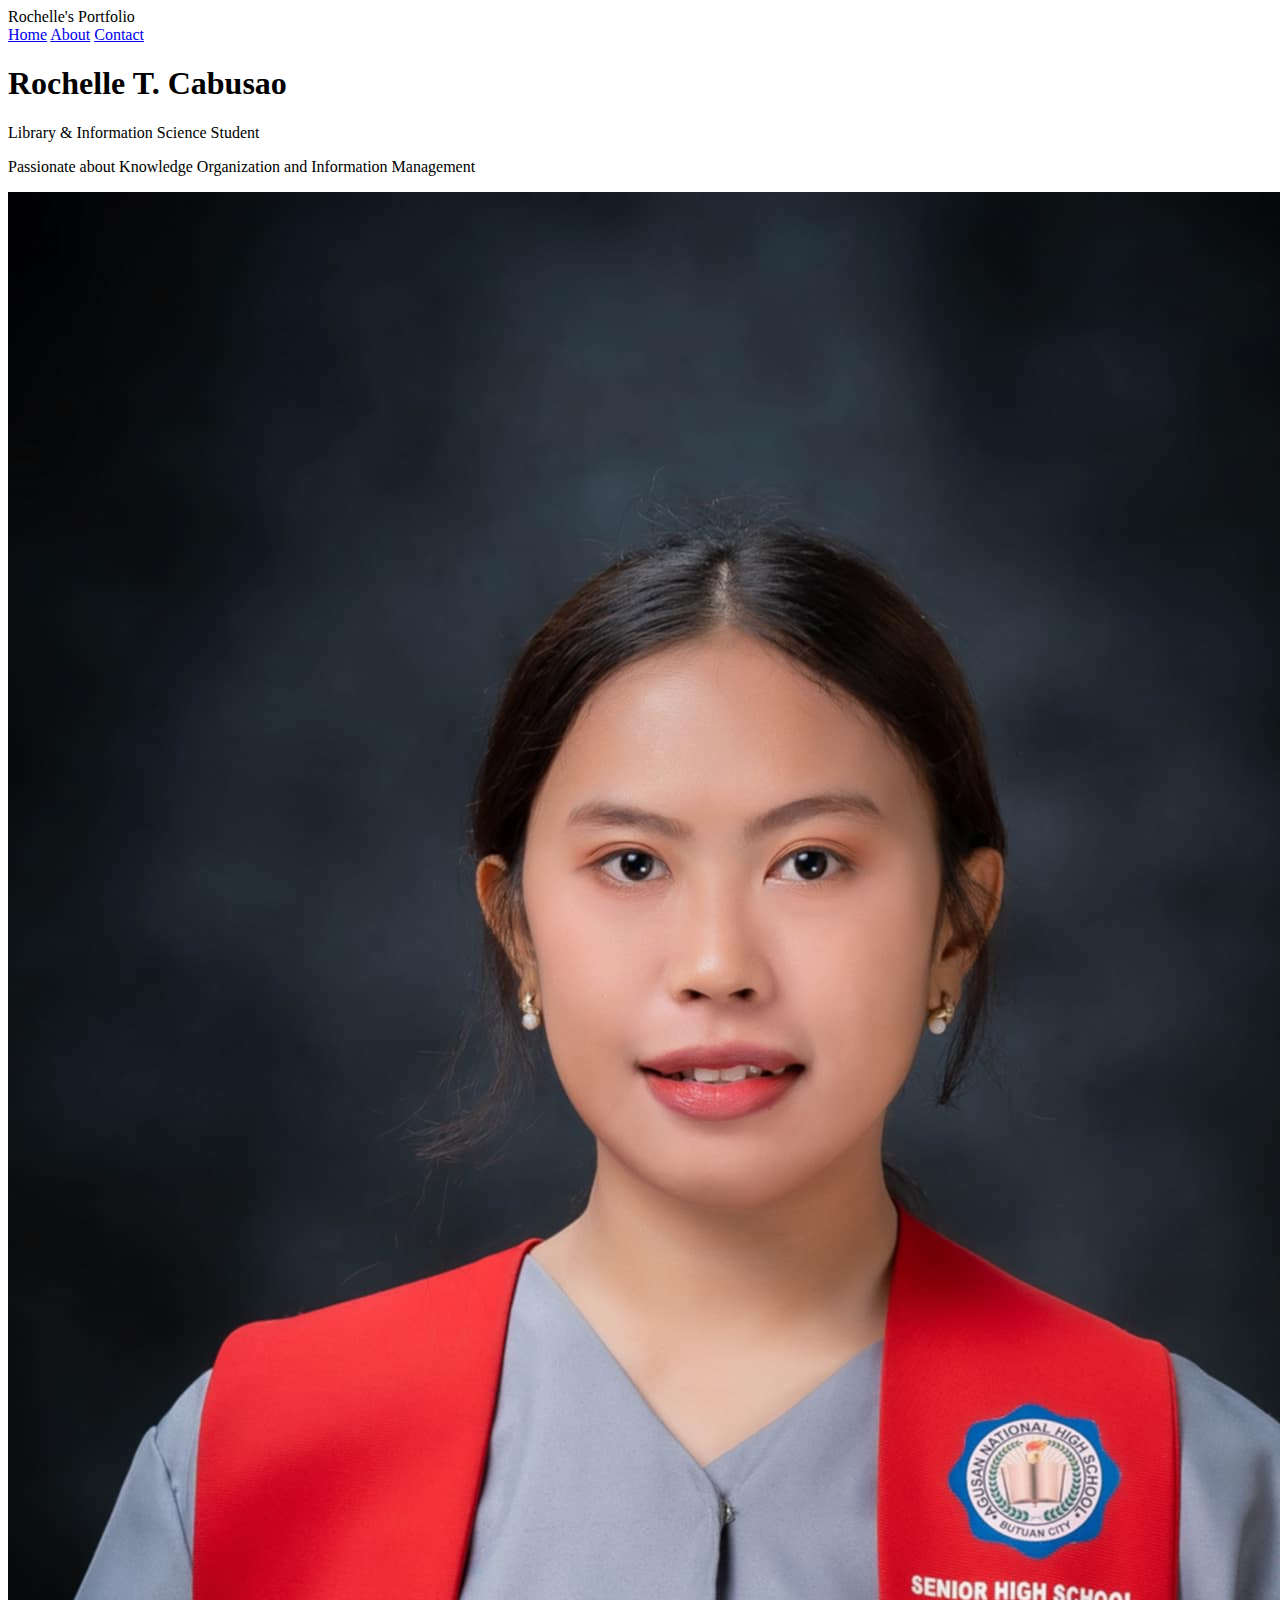
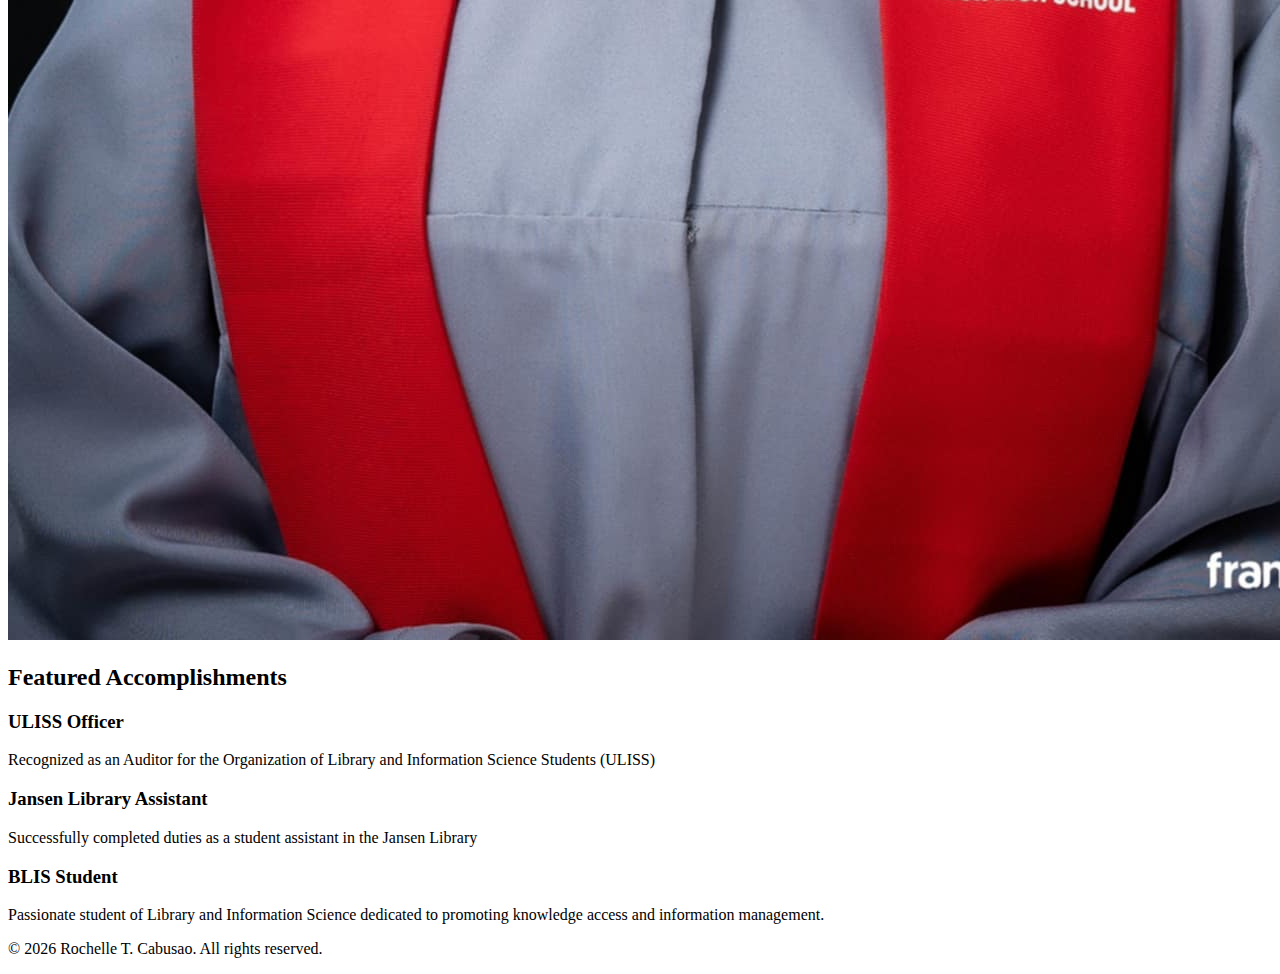
<file: pages/index.html>
<!DOCTYPE html>
<html lang="en">

<head>
    <!-- Meta tags for responsive design and character encoding -->
    <meta charset="UTF-8">
    <meta name="viewport" content="width=device-width, initial-scale=1.0">
    <meta name="description" content="Rochelle T. Cabusao portfolio - BLIS Student & Jansen Library Assistant">

    <!-- Modern and responsive CSS files -->
    <link rel="stylesheet" href="../css/index.css">
    <title>Home | Rochelle's Portfolio</title>
</head>

<body>
    <!-- Navigation Header -->
    <header class="navbar">
        <div class="container-nav">
            <div class="logo">Rochelle's Portfolio</div>
            <nav>
                <a href="index.html" class="active">Home</a>
                <a href="about.html">About</a>
                <a href="contact.html">Contact</a>
            </nav>
        </div>
    </header>

    <!-- Main Content -->
    <main>
        <!-- Hero Section -->
        <section class="hero">
            <div class="hero-container">
                <div class="hero-content">
                    <h1>Rochelle T. Cabusao</h1>
                    <p class="subtitle">Library & Information Science Student</p>
                    <p class="description">Passionate about Knowledge Organization and Information Management</p>
                </div>
                <div class="hero-image">
                    <img src="../chelle.jpg" alt="Rochelle T. Cabusao">
                </div>
            </div>
        </section>

        <!-- Featured Accomplishments Section -->
        <section class="featured">
            <div class="featured-content">
                <h2>Featured Accomplishments</h2>
                <div class="grid">
                    <div class="card">
                        <h3>ULISS Officer</h3>
                        <p>Recognized as an Auditor for the Organization of Library and Information Science Students
                            (ULISS)</p>
                    </div>
                    <div class="card">
                        <h3>Jansen Library Assistant</h3>
                        <p>Successfully completed duties as a student assistant in the Jansen Library</p>
                    </div>
                    <div class="card">
                        <h3>BLIS Student</h3>
                        <p>Passionate student of Library and Information Science dedicated to promoting knowledge access
                            and information management.</p>
                    </div>
                </div>
            </div>
        </section>
    </main>

    <!-- Footer -->
    <footer>
        <p>© 2026 Rochelle T. Cabusao. All rights reserved.</p>
    </footer>

</body>

</html>
</file>
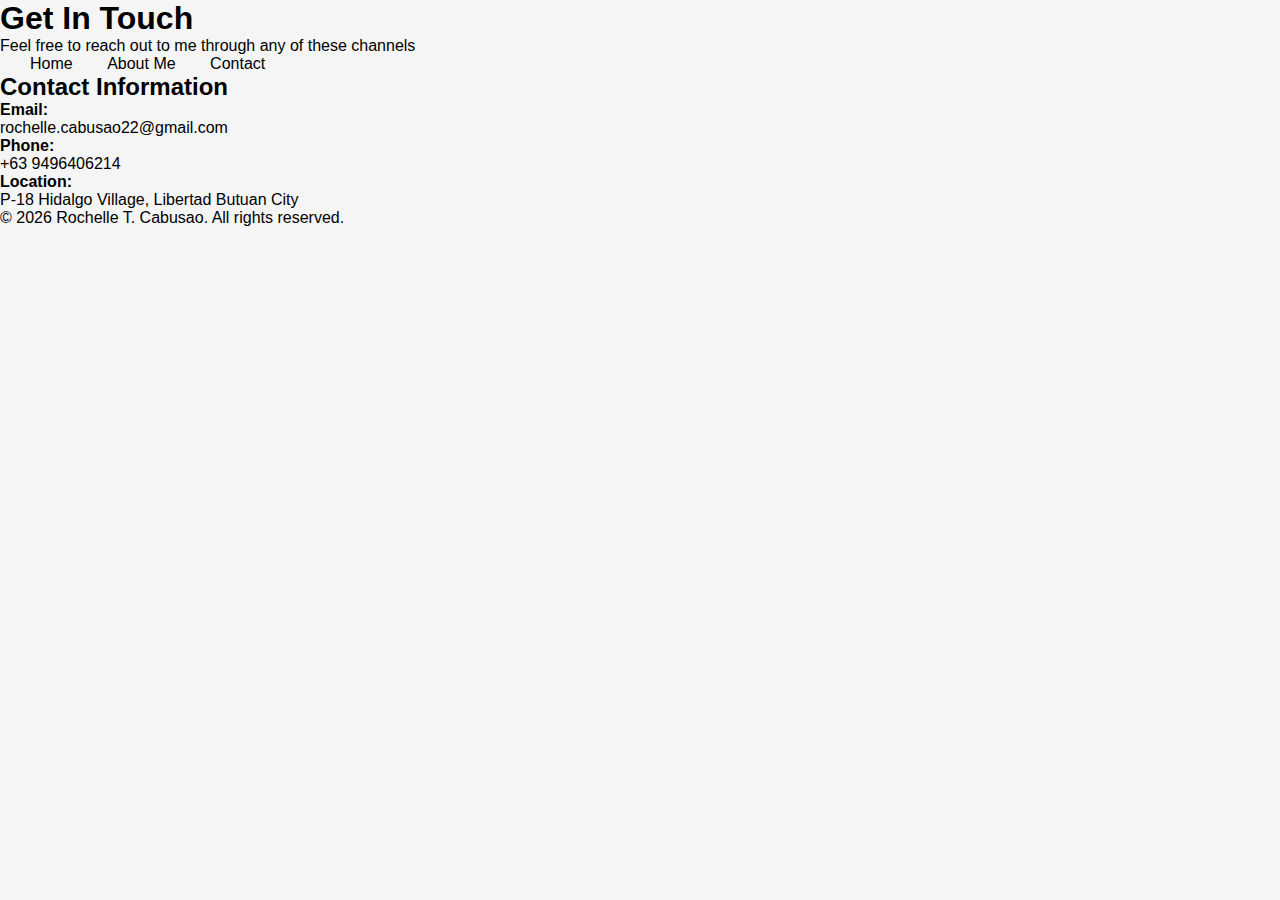
<file: contact.html>
<!DOCTYPE html>
<html lang="en">

<head>
    <meta charset="UTF-8">
    <meta name="viewport" content="width=device-width, initial-scale=1.0">
    <title>Contact | Rochelle T. Cabusao</title>
    <link rel="stylesheet" href="style.css">
</head>

<body>
    <header>
        <h1>Get In Touch</h1>
        <p>Feel free to reach out to me through any of these channels</p>
    </header>

    <nav>
        <a href="index.html">Home</a>
        <a href="about.html">About Me</a>
        <a href="contact.html">Contact</a>
    </nav>
    <section class="content">
        <h2>Contact Information</h2>
        <div class="contact-info">
            <div class="contact-item">
                <strong>Email:</strong>
                <p>rochelle.cabusao22@gmail.com</p>
            </div>
            <div class="contact-item">
                <strong>Phone:</strong>
                <p>+63 9496406214</p>
            </div>
            <div class="contact-item">
                <strong>Location:</strong>
                <p>P-18 Hidalgo Village, Libertad Butuan City</p>
            </div>
        </div>
    </section>

    <footer>
        <p>© 2026 Rochelle T. Cabusao. All rights reserved.</p>
    </footer>
</body>

</html>
</file>
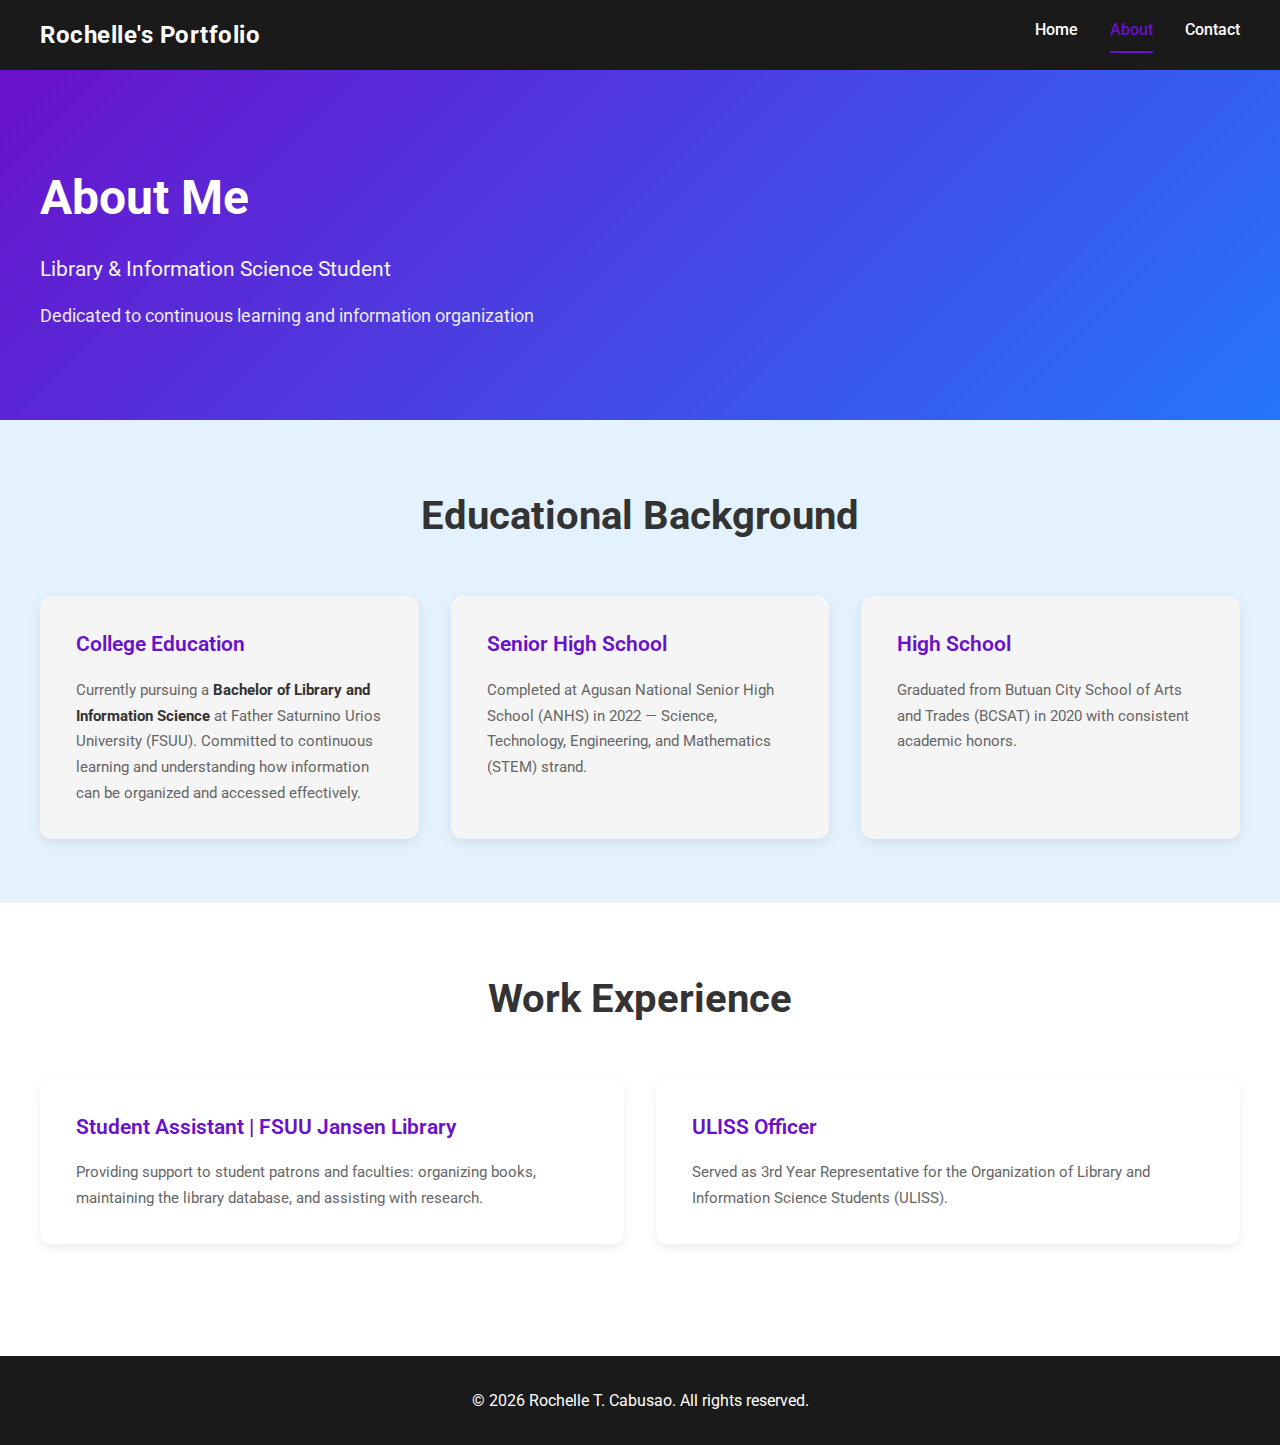
<file: pages/about.html>
<!DOCTYPE html>
<html lang="en">

<head>
    <!-- Meta tags for responsive design and character encoding -->
    <meta charset="UTF-8">
    <meta name="viewport" content="width=device-width, initial-scale=1.0">
    <meta name="description" content="About Rochelle T. Cabusao - BLIS Student">

    <!-- Modern and responsive CSS files -->
    <link rel="stylesheet" href="../css/about.css">
    <title>About | Rochelle's Portfolio</title>
</head>

<body>
    <!-- Navigation Header -->
    <header class="navbar">
        <div class="container-nav">
            <div class="logo">Rochelle's Portfolio</div>
            <nav>
                <a href="index.html">Home</a>
                <a href="about.html" class="active">About</a>
                <a href="contact.html">Contact</a>
            </nav>
        </div>
    </header>

    <!-- Main Content -->
    <main>
        <!-- Hero Section -->
        <section class="hero">
            <div class="hero-container">
                <div class="hero-content">
                    <h1>About Me</h1>
                    <p class="subtitle">Library & Information Science Student</p>
                    <p class="description">Dedicated to continuous learning and information organization</p>
                </div>
            </div>
        </section>

        <!-- Educational Background Section -->
        <section class="featured">
            <div class="featured-content">
                <h2>Educational Background</h2>
                <div class="grid">
                    <div class="card">
                        <h3>College Education</h3>
                        <p>Currently pursuing a <strong>Bachelor of Library and Information Science</strong> at Father
                            Saturnino Urios University (FSUU). Committed to continuous learning and understanding how
                            information can be organized and accessed effectively.</p>
                    </div>
                    <div class="card">
                        <h3>Senior High School</h3>
                        <p>Completed at Agusan National Senior High School (ANHS) in 2022 — Science, Technology,
                            Engineering, and Mathematics (STEM) strand.</p>
                    </div>
                    <div class="card">
                        <h3>High School</h3>
                        <p>Graduated from Butuan City School of Arts and Trades (BCSAT) in 2020 with consistent academic
                            honors.</p>
                    </div>
                </div>
            </div>
        </section>

        <!-- Work Experience Section -->
        <section class="stats">
            <div class="featured-content">
                <h2>Work Experience</h2>
                <div class="grid">
                    <div class="card">
                        <h3>Student Assistant | FSUU Jansen Library</h3>
                        <p>Providing support to student patrons and faculties: organizing books, maintaining the library
                            database, and assisting with research.</p>
                    </div>
                    <div class="card">
                        <h3>ULISS Officer</h3>
                        <p>Served as 3rd Year Representative for the Organization of Library and Information Science
                            Students (ULISS).</p>
                    </div>
                </div>
            </div>
        </section>
    </main>

    <!-- Footer -->
    <footer>
        <p>© 2026 Rochelle T. Cabusao. All rights reserved.</p>
    </footer>

</body>

</html>
</file>
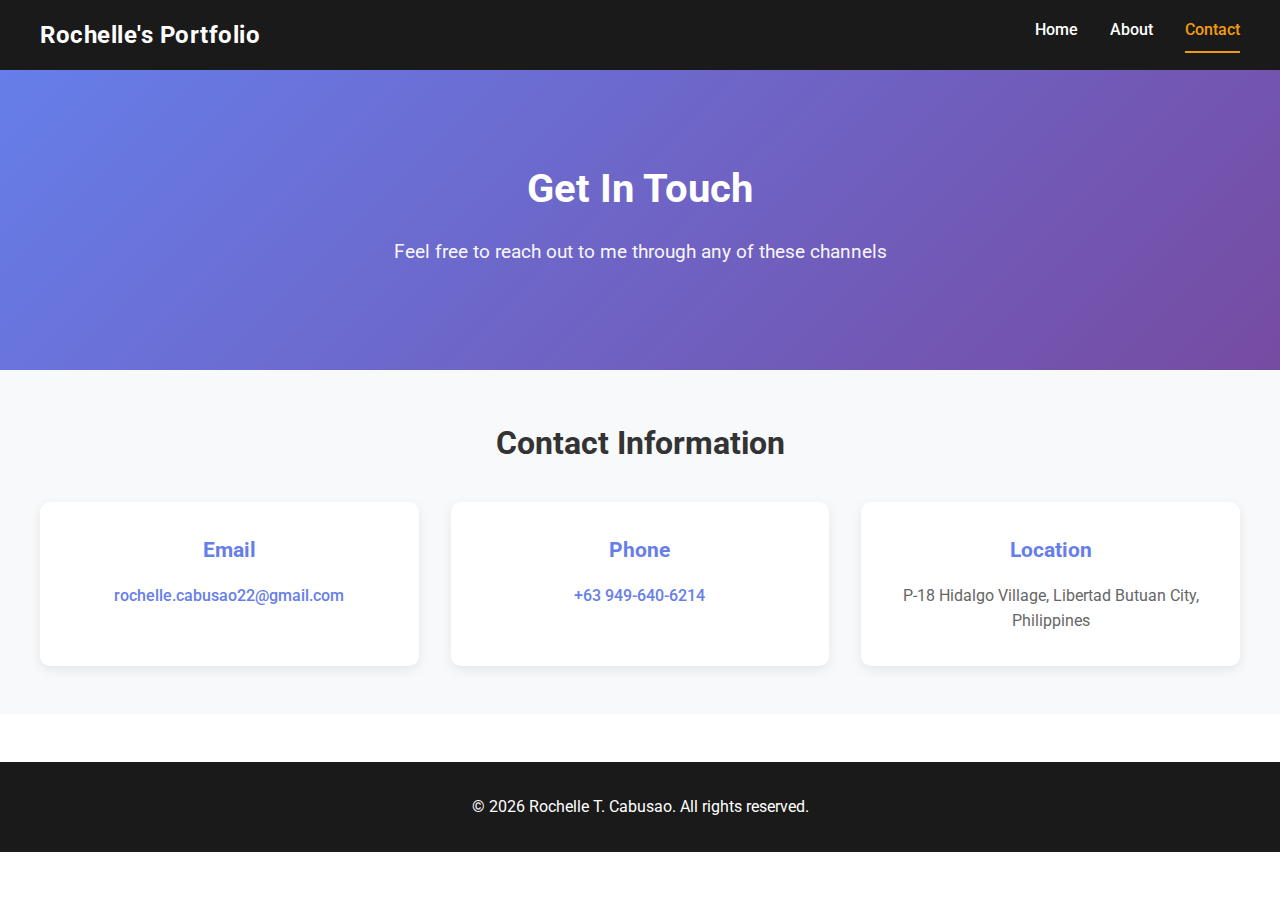
<file: pages/contact.html>
<!DOCTYPE html>
<html lang="en">

<head>
    <!-- Meta tags for responsive design and character encoding -->
    <meta charset="UTF-8">
    <meta name="viewport" content="width=device-width, initial-scale=1.0">
    <meta name="description" content="Contact Rochelle T. Cabusao">

    <!-- Modern and responsive CSS files -->
    <link rel="stylesheet" href="../css/contact.css">
    <title>Contact | Rochelle's Portfolio</title>
</head>

<body>
    <!-- Navigation Header -->
    <header class="navbar">
        <div class="container-nav">
            <div class="logo">Rochelle's Portfolio</div>
            <nav>
                <a href="index.html">Home</a>
                <a href="about.html">About</a>
                <a href="contact.html" class="active">Contact</a>
            </nav>
        </div>
    </header>

    <!-- Main Content -->
    <main>
        <!-- Hero Section -->
        <section class="hero">
            <div class="hero-container">
                <div class="hero-content">
                    <h1>Get In Touch</h1>
                    <p class="subtitle">Feel free to reach out to me through any of these channels</p>
                </div>
            </div>
        </section>

        <!-- Contact Information Section -->
        <section class="contact-section">
            <div class="featured-content">
                <h2>Contact Information</h2>
                <div class="contact-info">
                    <div class="contact-item">
                        <h3>Email</h3>
                        <p><a href="mailto:rochelle.cabusao22@gmail.com">rochelle.cabusao22@gmail.com</a></p>
                    </div>
                    <div class="contact-item">
                        <h3>Phone</h3>
                        <p><a href="tel:+639496406214">+63 949-640-6214</a></p>
                    </div>
                    <div class="contact-item">
                        <h3>Location</h3>
                        <p>P-18 Hidalgo Village, Libertad Butuan City, Philippines</p>
                    </div>
                </div>
            </div>
        </section>
    </main>

    <!-- Footer -->
    <footer>
        <p>© 2026 Rochelle T. Cabusao. All rights reserved.</p>
    </footer>

</body>

</html>
</file>
<file: css/index.css>
/* Styles specific to index.html */
.index-hero {
    background: linear-gradient(to right, #ff7e5f, #feb47b);
    color: white;
}

.index-hero h1 {
    font-size: 56px;
    color: #fff;
}

.index-featured {
    background: #fff3e0;
}
</file>
<file: style.css>
* {
    margin: 0;
    padding: 0;
    box-sizing: border-box;
}

body {
    font-family: Arial, sans-serif;
    background: #f5f5f5;
    color: #000;
}

.container {
    max-width: 1200px;
    margin: 0 auto;
    padding: 20px;
}

.navbar {
    padding: 20px 0;
    background: white;
}

.container-nav {
    display: flex;
    justify-content: space-between;
    align-items: center;
}

.logo {
    font-size: 24px;
    font-weight: bold;
}

nav a {
    margin-left: 30px;
    text-decoration: none;
    color: #000;
}

nav a.active {
    color: #000000;
    font-weight: bold;
    border-bottom: 2px solid #000000;
    padding-bottom: 5px;
}

.hero {
    background: #f5f5f5;
    padding: 60px 0;
}

.hero h1 {
    font-size: 48px;
    font-weight: bold;
    margin-bottom: 20px;
}

.hero p {
    font-size: 16px;
    color: #666;
    margin-bottom: 20px;
}

.featured {
    background: white;
    padding: 60px 0;
}

.featured h2 {
    font-size: 32px;
    margin-bottom: 30px;
}

.card {
    background: #f5f5f5;
    padding: 30px;
    margin-bottom: 20px;
}

.card h3 {
    font-size: 20px;
    margin-bottom: 10px;
}

.card p {
    color: #666;
}

.btn {
    padding: 12px 24px;
    text-decoration: none;
    color: white;
    background: #000;
    display: inline-block;
    margin-top: 10px;
}

.btn:hover {
    background: #ffd700;
    color: #000;
}

.cta-section {
    background: #000;
    color: white;
    padding: 60px 0;
    text-align: center;
}

.cta-section h2 {
    font-size: 32px;
    margin-bottom: 15px;
}

.hero-container {
    display: flex;
    align-items: center;
    gap: 40px;
}

.hero-content {
    flex: 1;
}

.hero-image {
    flex: 1;
    display: flex;
    justify-content: center;
    align-items: center;
}

.hero-image img {
    width: 260px;
    height: 260px;
    object-fit: cover;
    border-radius: 50%;
    border: 4px solid white;
    box-shadow: 0 6px 18px rgba(0, 0, 0, 0.12);
    display: block;
}

@media (max-width: 768px) {
    .hero-container {
        flex-direction: column;
        text-align: center;
    }

    .hero-image img {
        width: 160px;
        height: 160px;
        margin-top: 20px;
    }
}

.stats {
    background: white;
    padding: 60px 0;
}

.stats h2 {
    font-size: 32px;
    margin-bottom: 30px;
}
</file>
<file: css/about.css>
/* Modern and responsive styles for about.html */

/* Importing modern fonts */
@import url('https://fonts.googleapis.com/css2?family=Roboto:wght@400;500;700&display=swap');

/* General styles */
* {
    margin: 0;
    padding: 0;
    box-sizing: border-box;
}

body {
    font-family: 'Roboto', sans-serif;
    line-height: 1.6;
    color: #333;
}

/* Navigation Styles */
.navbar {
    background-color: #1a1a1a;
    color: white;
    padding: 1rem 2rem;
    box-shadow: 0 2px 8px rgba(0, 0, 0, 0.1);
}

.container-nav {
    display: flex;
    justify-content: space-between;
    align-items: center;
    max-width: 1200px;
    margin: 0 auto;
}

.navbar .logo {
    font-size: 1.5rem;
    font-weight: 700;
    letter-spacing: 0.5px;
}

.navbar nav {
    display: flex;
    gap: 2rem;
}

.navbar nav a {
    color: white;
    text-decoration: none;
    font-weight: 500;
    transition: all 0.3s ease;
    position: relative;
}

.navbar nav a:hover {
    color: #6a11cb;
}

.navbar nav a.active {
    color: #6a11cb;
    border-bottom: 2px solid #6a11cb;
    padding-bottom: 0.5rem;
}

/* Hero Section */
.hero {
    display: flex;
    align-items: center;
    justify-content: center;
    padding: 4rem 2rem;
    background: linear-gradient(135deg, #6a11cb 0%, #2575fc 100%);
    color: white;
    min-height: 350px;
}

.hero-container {
    display: flex;
    justify-content: space-between;
    align-items: center;
    max-width: 1200px;
    width: 100%;
    gap: 3rem;
}

.hero-content {
    flex: 1;
    animation: fadeInLeft 0.6s ease;
}

.hero h1 {
    font-size: 3rem;
    margin-bottom: 1rem;
    font-weight: 700;
}

.hero .subtitle {
    font-size: 1.3rem;
    margin-bottom: 1rem;
    opacity: 0.95;
}

.hero .description {
    font-size: 1.1rem;
    opacity: 0.9;
}

/* Featured Section */
.featured {
    padding: 4rem 2rem;
    background: #e3f2fd;
}

.featured-content {
    max-width: 1200px;
    margin: 0 auto;
}

.featured-content h2 {
    text-align: center;
    font-size: 2.5rem;
    margin-bottom: 3rem;
    color: #333;
    font-weight: 700;
}

/* Stats Section */
.stats {
    padding: 4rem 2rem;
    background: white;
}

.stats h2 {
    text-align: center;
    font-size: 2.5rem;
    margin-bottom: 3rem;
    color: #333;
    font-weight: 700;
}

/* Grid Layout */
.grid {
    display: grid;
    grid-template-columns: repeat(auto-fit, minmax(280px, 1fr));
    gap: 2rem;
}

.card {
    background: white;
    padding: 2rem;
    border-radius: 12px;
    box-shadow: 0 4px 12px rgba(0, 0, 0, 0.08);
    text-align: left;
    transition: all 0.3s ease;
    cursor: pointer;
    border-left: 4px solid transparent;
}

.featured .card {
    background: #f5f5f5;
}

.card:hover {
    transform: translateY(-10px);
    box-shadow: 0 8px 25px rgba(0, 0, 0, 0.15);
    border-left-color: #6a11cb;
}

.card h3 {
    font-size: 1.3rem;
    margin-bottom: 1rem;
    color: #6a11cb;
    font-weight: 600;
}

.card p {
    font-size: 0.95rem;
    color: #666;
    line-height: 1.7;
}

.card strong {
    color: #333;
}

/* Footer */
footer {
    background-color: #1a1a1a;
    color: white;
    text-align: center;
    padding: 2rem;
    margin-top: 3rem;
}

/* Animations */
@keyframes fadeInLeft {
    from {
        opacity: 0;
        transform: translateX(-20px);
    }

    to {
        opacity: 1;
        transform: translateX(0);
    }
}

/* Responsive Design */
@media (max-width: 768px) {
    .container-nav {
        flex-direction: column;
        gap: 1rem;
    }

    .navbar nav {
        flex-direction: column;
        gap: 1rem;
        text-align: center;
    }

    .hero {
        padding: 2rem 1rem;
        min-height: auto;
    }

    .hero-container {
        flex-direction: column;
        gap: 2rem;
    }

    .hero h1 {
        font-size: 2rem;
    }

    .hero .subtitle {
        font-size: 1rem;
    }

    .featured {
        padding: 2rem 1rem;
    }

    .stats {
        padding: 2rem 1rem;
    }

    .featured-content h2,
    .stats h2 {
        font-size: 1.8rem;
    }

    .grid {
        grid-template-columns: 1fr;
        gap: 1.5rem;
    }
}

@media (max-width: 480px) {
    .navbar {
        padding: 0.5rem 1rem;
    }

    .navbar .logo {
        font-size: 1.2rem;
    }

    .navbar nav {
        gap: 0.5rem;
    }

    .navbar nav a {
        margin: 0 0.5rem;
    }

    .hero h1 {
        font-size: 1.5rem;
    }

    .hero .subtitle {
        font-size: 0.9rem;
    }

    .featured-content h2,
    .stats h2 {
        font-size: 1.5rem;
    }

    .card {
        padding: 1.5rem;
        text-align: center;
        border-left: none;
        border-top: 4px solid transparent;
    }

    .card:hover {
        border-left: none;
        border-top-color: #6a11cb;
    }

    .card h3 {
        font-size: 1.1rem;
    }

    .card p {
        font-size: 0.85rem;
    }
}
</file>
<file: css/contact.css>
/* Modern and responsive styles for contact.html */

/* Importing modern fonts */
@import url('https://fonts.googleapis.com/css2?family=Roboto:wght@400;500;700&display=swap');

/* General styles */
* {
    margin: 0;
    padding: 0;
    box-sizing: border-box;
}

body {
    font-family: 'Roboto', sans-serif;
    line-height: 1.6;
    color: #333;
}

/* Navigation Styles */
.navbar {
    background-color: #1a1a1a;
    color: white;
    padding: 1rem 2rem;
    box-shadow: 0 2px 8px rgba(0, 0, 0, 0.1);
}

.container-nav {
    display: flex;
    justify-content: space-between;
    align-items: center;
    max-width: 1200px;
    margin: 0 auto;
}

.navbar .logo {
    font-size: 1.5rem;
    font-weight: 700;
    letter-spacing: 0.5px;
}

.navbar nav {
    display: flex;
    gap: 2rem;
}

.navbar nav a {
    color: white;
    text-decoration: none;
    font-weight: 500;
    transition: all 0.3s ease;
    position: relative;
}

.navbar nav a:hover {
    color: #f39c12;
}

.navbar nav a.active {
    color: #f39c12;
    border-bottom: 2px solid #f39c12;
    padding-bottom: 0.5rem;
}

/* Hero Section */
.hero {
    display: flex;
    align-items: center;
    justify-content: center;
    padding: 4rem 2rem;
    background: linear-gradient(135deg, #667eea 0%, #764ba2 100%);
    color: white;
    text-align: center;
    min-height: 300px;
}

.hero-container {
    display: flex;
    justify-content: space-between;
    align-items: center;
    max-width: 1200px;
    width: 100%;
    gap: 2rem;
}

.hero-content {
    flex: 1;
}

.hero h1 {
    font-size: 2.5rem;
    margin-bottom: 1rem;
    font-weight: 700;
}

.hero .subtitle {
    font-size: 1.2rem;
    margin-bottom: 1rem;
    opacity: 0.95;
}

.hero .description {
    font-size: 1rem;
    opacity: 0.9;
}

/* Contact Section */
.contact-section {
    padding: 3rem 2rem;
    background: #f8f9fa;
}

.featured-content {
    max-width: 1200px;
    margin: 0 auto;
}

.featured-content h2 {
    text-align: center;
    font-size: 2rem;
    margin-bottom: 2rem;
    color: #333;
}

/* Contact Info Grid */
.contact-info {
    display: grid;
    grid-template-columns: repeat(auto-fit, minmax(280px, 1fr));
    gap: 2rem;
}

.contact-item {
    background: white;
    padding: 2rem;
    border-radius: 10px;
    box-shadow: 0 4px 12px rgba(0, 0, 0, 0.08);
    text-align: center;
    transition: transform 0.3s ease, box-shadow 0.3s ease;
}

.contact-item:hover {
    transform: translateY(-5px);
    box-shadow: 0 8px 20px rgba(0, 0, 0, 0.12);
}

.contact-item h3 {
    font-size: 1.3rem;
    margin-bottom: 1rem;
    color: #667eea;
}

.contact-item p {
    font-size: 1rem;
    color: #666;
}

.contact-item a {
    color: #667eea;
    text-decoration: none;
    font-weight: 500;
    transition: color 0.3s ease;
}

.contact-item a:hover {
    color: #764ba2;
    text-decoration: underline;
}

/* Footer */
footer {
    background-color: #1a1a1a;
    color: white;
    text-align: center;
    padding: 2rem;
    margin-top: 3rem;
}

/* Responsive Design */
@media (max-width: 768px) {
    .container-nav {
        flex-direction: column;
        gap: 1rem;
    }

    .navbar nav {
        flex-direction: column;
        gap: 1rem;
        text-align: center;
    }

    .hero {
        padding: 2rem 1rem;
        min-height: auto;
    }

    .hero-container {
        flex-direction: column;
    }

    .hero h1 {
        font-size: 2rem;
    }

    .hero .subtitle {
        font-size: 1rem;
    }

    .contact-info {
        grid-template-columns: 1fr;
        gap: 1.5rem;
    }
}

@media (max-width: 480px) {
    .hero h1 {
        font-size: 1.5rem;
    }

    .hero .subtitle {
        font-size: 0.9rem;
    }

    .featured-content h2 {
        font-size: 1.5rem;
    }
}
</file>
